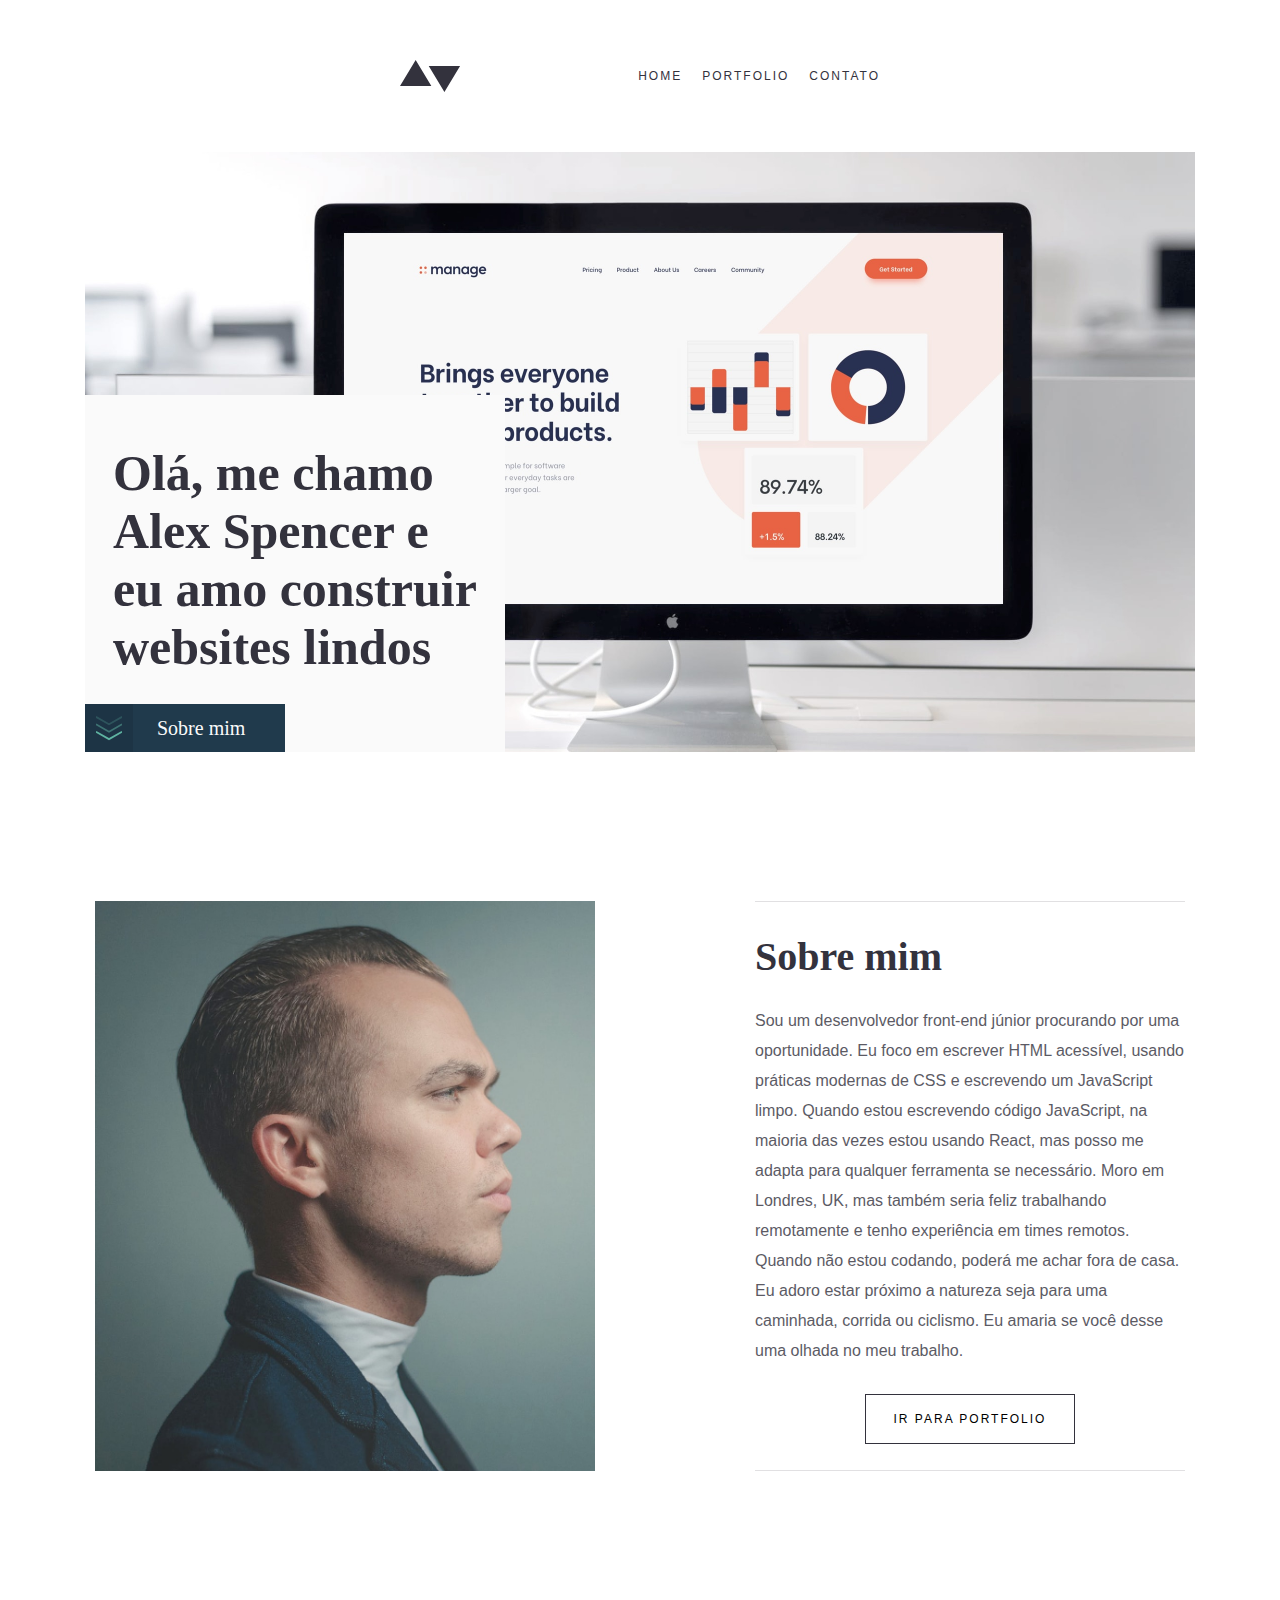
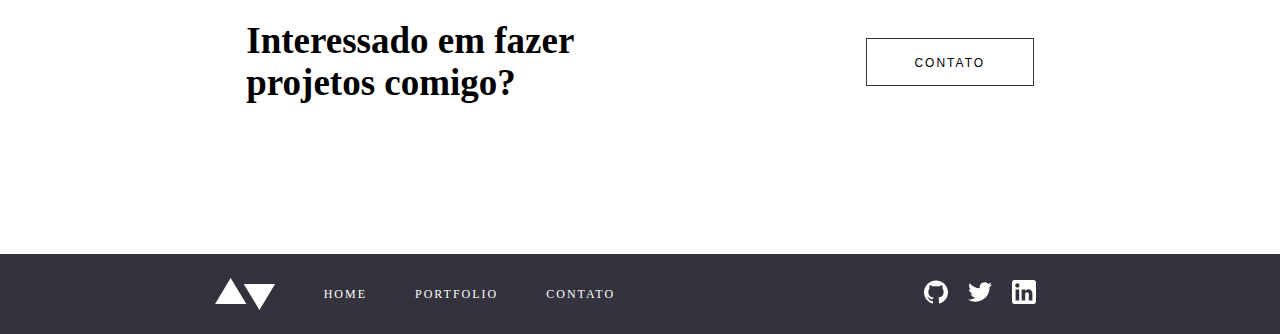
<file: pages/home/index.html>
<!DOCTYPE html>
<html lang="pt-br">

<head>
    <meta charset="UTF-8">
    <meta http-equiv="X-UA-Compatible" content="IE=edge">
    <meta name="viewport" content="width=device-width, initial-scale=1.0">
    <link rel="stylesheet" href="style.css">
    <link rel="stylesheet" href="/css/global.css">
    <title>Home</title>
</head>

<body>
    <header class="menu-superior">
        <img src="/assets/logo-dark.svg" alt="logo de dois triangulos pequenos e pretos">
        <nav class="navegation">
            <a href="/pages/home/index.html">HOME</a>
            <a href="/pages/portfolio/index.html">PORTFOLIO</a>
            <a href="">CONTATO</a>
        </nav>
    </header>
    <main>

        <div class="main-background">
            <img class="imagem-home" src="/assets/home/image-homepage-hero.jpg"
                alt="imagem com dados sobre construir bons produtos">
            <div class="box-home-image">
                <h1>Olá, me chamo Alex Spencer e eu amo construir websites lindos</h1>
                <div class="button-about">
                    <a class="button-about-link" href="#about-me">
                        <div class="button-about-imagem">
                            <img src="/assets/icons/down-arrows.svg"
                                alt="três flechas indicando e apontando para baixo">
                        </div>
                        <span>Sobre mim</span>
                    </a>
                </div>
            </div>
        </div>
    </main>

    <section class="about-me">
        <img src="/assets/home/image-homepage-profile.jpg" alt="foto de perfil de um homem">
        <div class="about-me-text">
            <span> Sobre mim</span>
            <p>Sou um desenvolvedor front-end júnior procurando por uma oportunidade. Eu foco em escrever HTML
                acessível, usando práticas modernas de CSS e escrevendo um JavaScript limpo. Quando estou escrevendo
                código JavaScript, na maioria das vezes estou usando React, mas posso me adapta para qualquer ferramenta
                se necessário. Moro em Londres, UK, mas também seria feliz trabalhando remotamente e tenho experiência
                em times remotos. Quando não estou codando, poderá me achar fora de casa. Eu adoro estar próximo a
                natureza seja para uma caminhada, corrida ou ciclismo. Eu amaria se você desse uma olhada no meu
                trabalho.</p>
            <a class="button" href="/pages/portfolio/index.html"> IR PARA PORTFOLIO</a>
        </div>
    </section>

    <section class="cta-contato">
        <span class="ctas"> Interessado em fazer projetos comigo?</span>
        <span class="button contato"> CONTATO</span>

    </section>

    <footer class="footer">
        <nav class="footer-navegation">
            <img src="/assets/logo-light.svg" alt="logo de dois triangulos pequenos e pretos">
            <a href="/pages/home/index.html">HOME</a>
            <a href="/pages/portfolio/index.html">PORTFOLIO</a>
            <a href="">CONTATO</a>
        </nav>
        <nav class="social-navegation">
            <a href=""><img src="/assets/icons/github-light.svg" alt=""></a>
            <a href=""><img src="/assets/icons/twitter-light.svg" alt=""></a>
            <a href=""><img src="/assets/icons/linkedin-light.svg" alt=""></a>
        </nav>
    </footer>

</body>

</html>
</file>
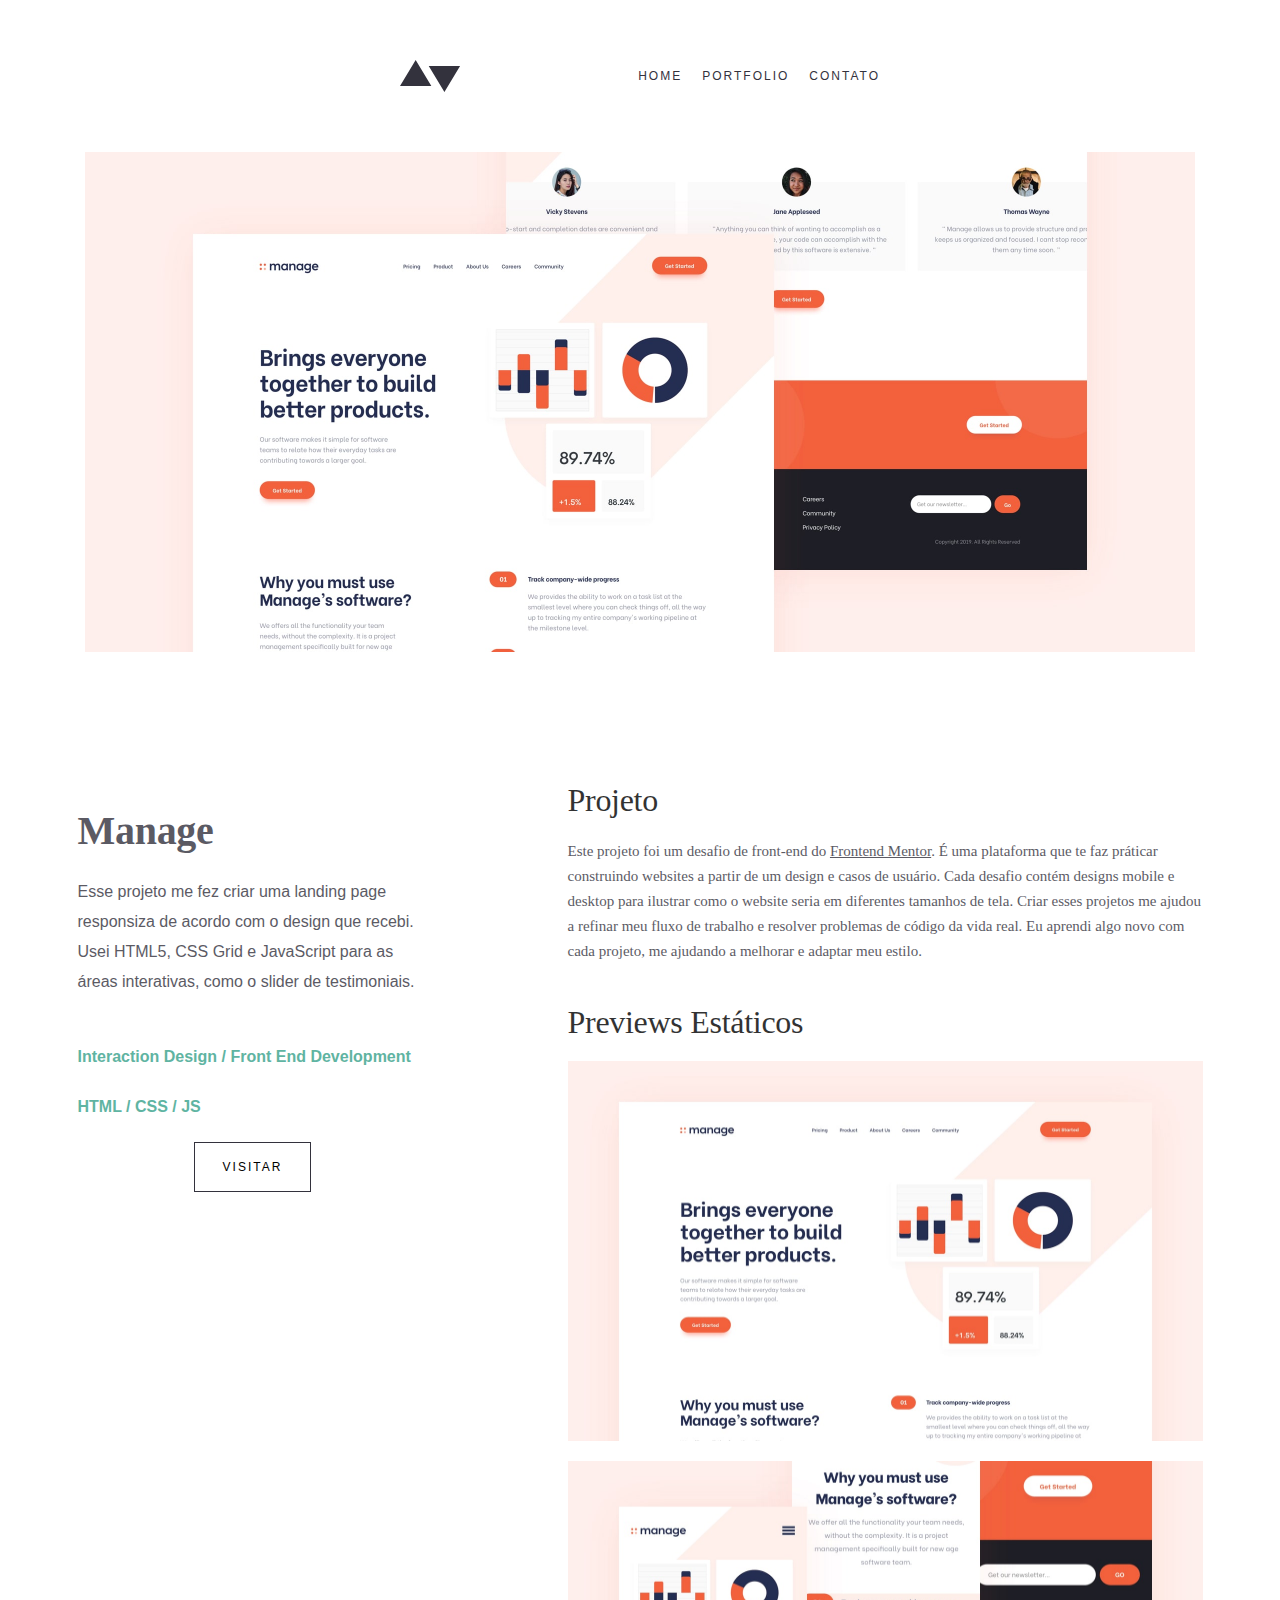
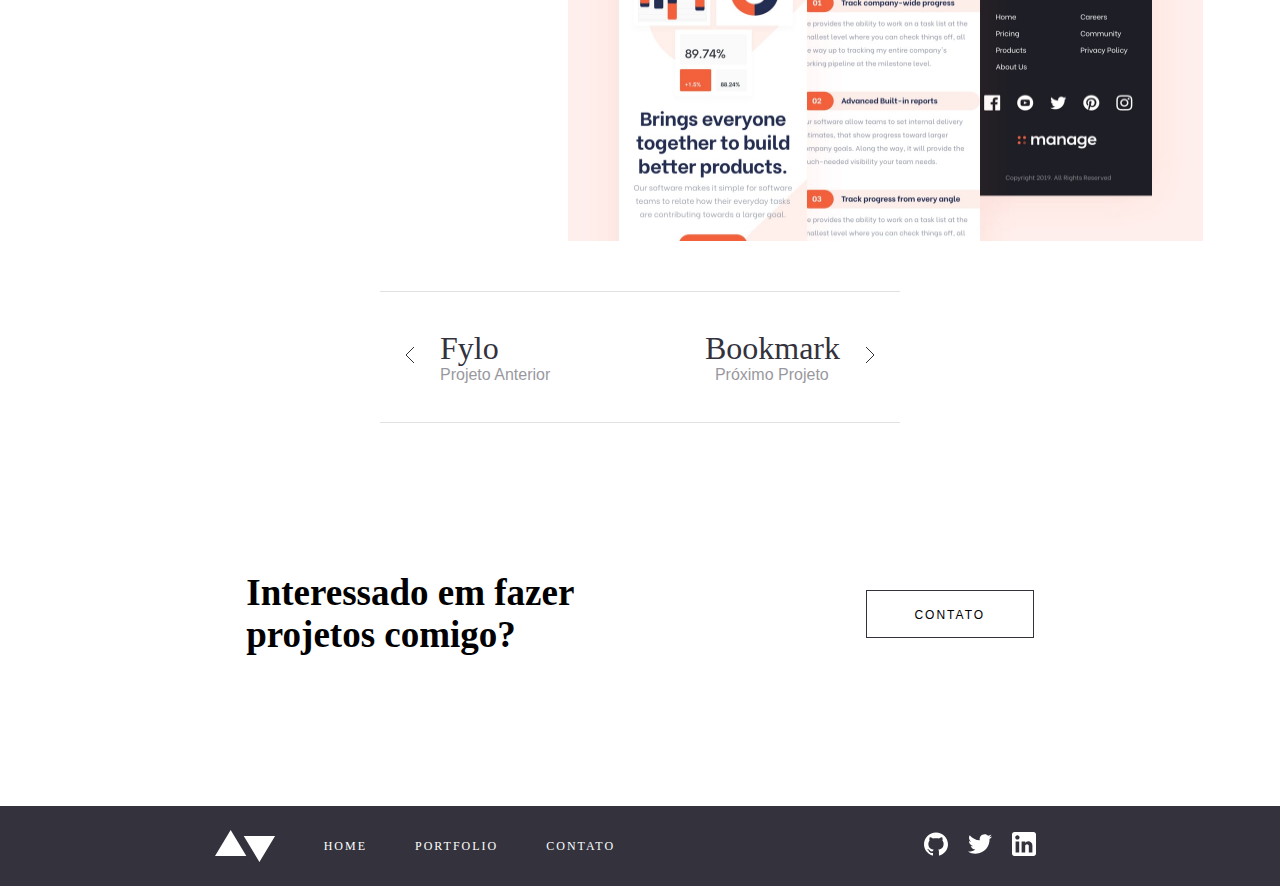
<file: pages/portfolio-01-manage/index.html>
<!DOCTYPE html>
<html lang="pt-br">

<head>
    <meta charset="UTF-8">
    <meta http-equiv="X-UA-Compatible" content="IE=edge">
    <meta name="viewport" content="width=device-width, initial-scale=1.0">
    <link rel="stylesheet" href="style.css">
    <link rel="stylesheet" href="/css/global.css">
    <title>Portfolio-01</title>
</head>

<body>
    <header class="menu-superior">
        <img src="/assets/logo-dark.svg" alt="logo de dois triangulos pequenos e pretos">
        <nav class="navegation">
            <a href="/pages/home/index.html">HOME</a>
            <a href="/pages/portfolio/index.html">PORTFOLIO</a>
            <a href="">CONTATO</a>
        </nav>
    </header>

    <main>
        <div class="main-img">
            <img src="/assets/portfolio/manage/image-manage-hero.jpg" alt="">
        </div>
    </main>

    <section>
        <div class="project-info">
            <div class="manage-column1">
                <h2>Manage</h2>
                <p>Esse projeto me fez criar uma landing page responsiza de acordo com o design que recebi. Usei HTML5,
                    CSS Grid e JavaScript para as áreas interativas, como o slider de testimoniais.</p>
                <div class="legend-column1">
                    <span class="padding-top">Interaction Design / Front End Development</span>
                    <span>HTML / CSS / JS</span>
                    <a class="button" href=""> VISITAR </a>
                </div>
            </div>
            <div class="manage-column2">
                <div class="column2-text">
                    <h2> Projeto</h2>
                    <p>Este projeto foi um desafio de front-end do <u>Frontend Mentor</u>. É uma plataforma que te faz
                        práticar
                        construindo websites a partir de um design e casos de usuário. Cada desafio contém designs
                        mobile e desktop para ilustrar como o website seria em diferentes tamanhos de tela. Criar esses
                        projetos me ajudou a refinar meu fluxo de trabalho e resolver problemas de código da vida real.
                        Eu aprendi algo novo com cada projeto, me ajudando a melhorar e adaptar meu estilo.</p>
                </div>
                <div class="column2-img">
                    <h2>Previews Estáticos</h2>
                    <img src="/assets/portfolio/manage/image-manage-preview-1.jpg"
                        alt="pequena previa da home do site manage">
                    <img src="/assets/portfolio/manage/image-manage-preview-2.jpg"
                        alt="pequenas previas de partes do site manage">
                </div>
            </div>
        </div>
    </section>

    <section>
        <div class="pass-img borderr">
            <div class="last-pass">
                <a href="/pages/portfolio-04-fylo/index.html">
                    <img src="/assets/icons/arrow-left.svg" alt="seta apontando para esquerda">
                </a>
                <div class="last-pass-text">
                    <h3>Fylo</h3>
                    <span>Projeto Anterior</span>
                </div>
            </div>
            <div class="next-pass">
                <div class="next-pass-text">
                    <h3>Bookmark</h3>
                    <span>Próximo Projeto</span>
                </div>
                <a href="/pages/portfolio-02-bookmark/index.html">
                    <img src="/assets/icons/arrow-right.svg" alt="seta apontando para direita">
                </a>
            </div>
        </div>
    </section>

    <section class="cta-contato">
        <span class="ctas"> Interessado em fazer projetos comigo?</span>
        <span class="button contato"> CONTATO</span>

    </section>

    <footer class="footer">
        <nav class="footer-navegation">
            <img src="/assets/logo-light.svg" alt="logo de dois triangulos pequenos e pretos">
            <a href="/pages/home/index.html">HOME</a>
            <a href="/pages/portfolio/index.html">PORTFOLIO</a>
            <a href="">CONTATO</a>
        </nav>
        <nav class="social-navegation">
            <a href=""><img src="/assets/icons/github-light.svg"
                    alt="icone pequeno de de um gatinho preto com fundo redondo branco"></a>
            <a href=""><img src="/assets/icons/twitter-light.svg" alt="icone pequeno de um pequeno passaro branco"></a>
            <a href=""><img src="/assets/icons/linkedin-light.svg" alt="icone pequeno com as letras i e n juntas"></a>
        </nav>
    </footer>

</body>

</html>
</file>
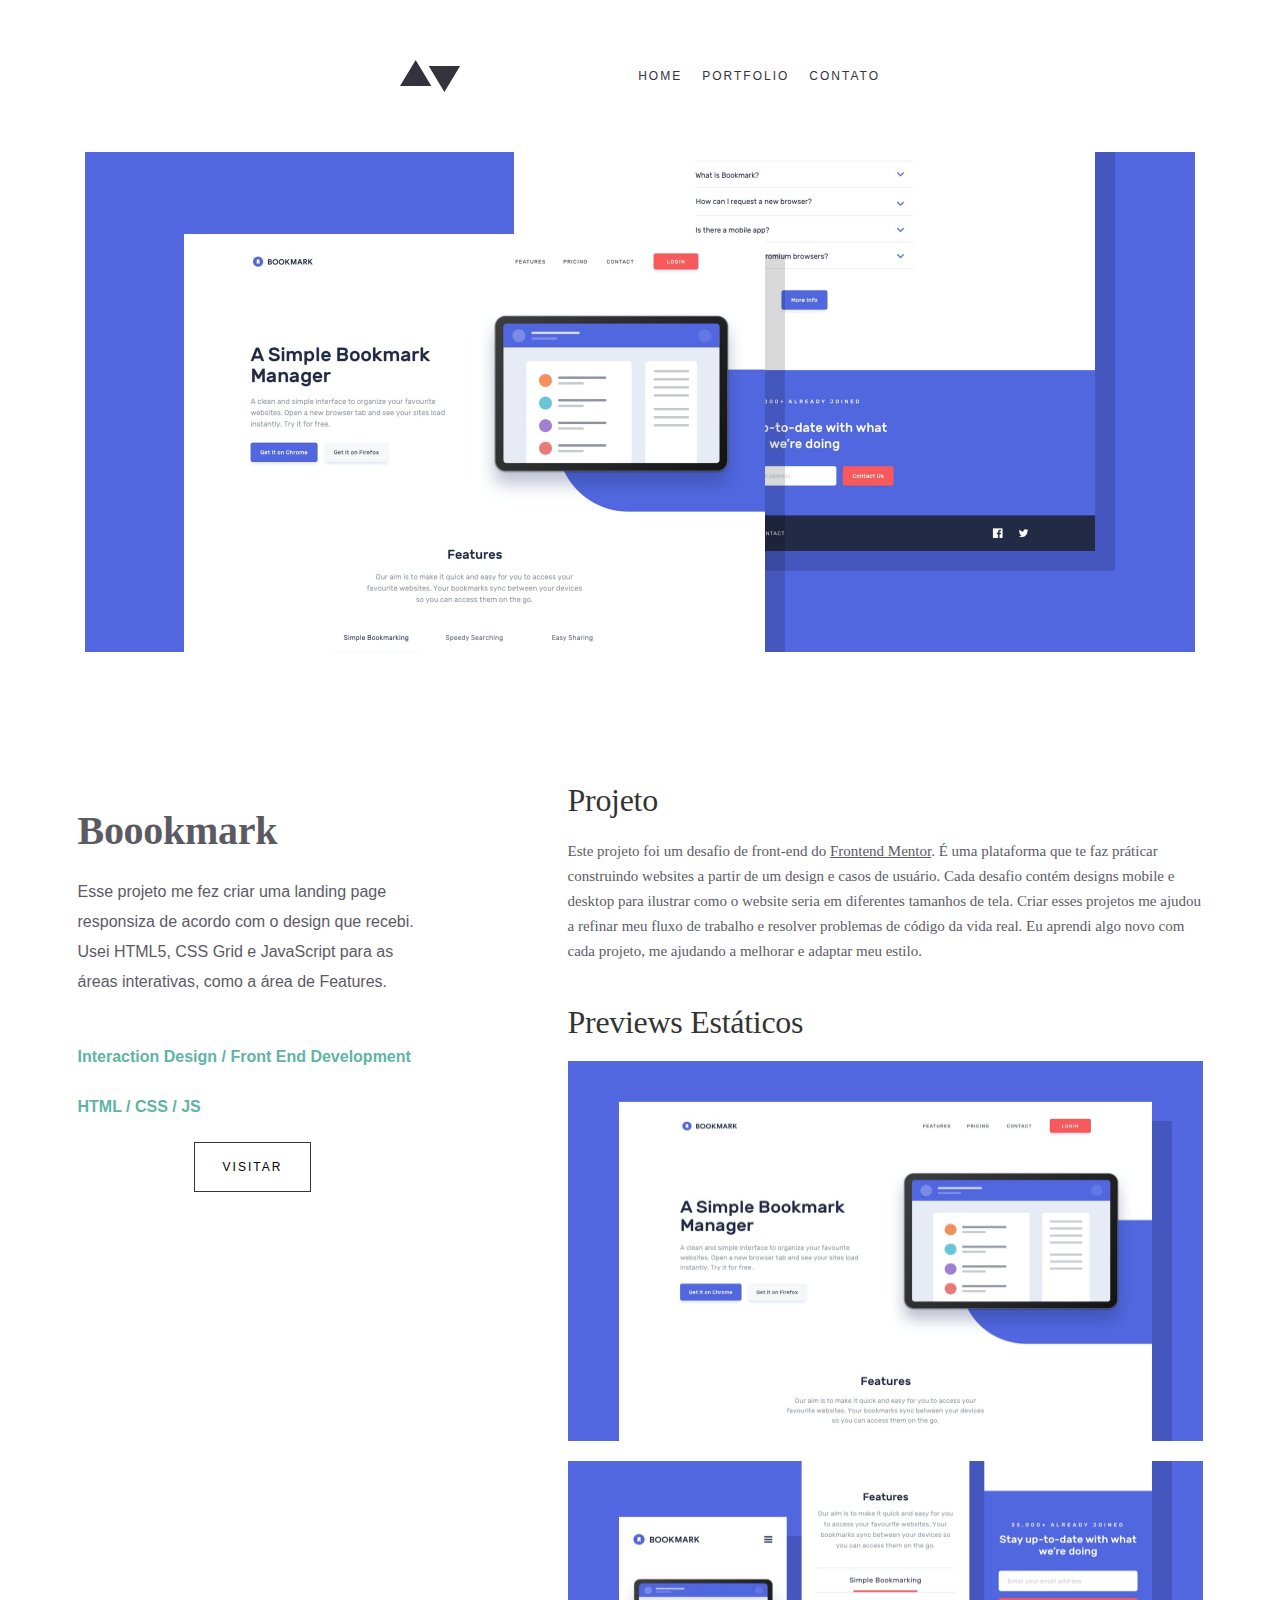
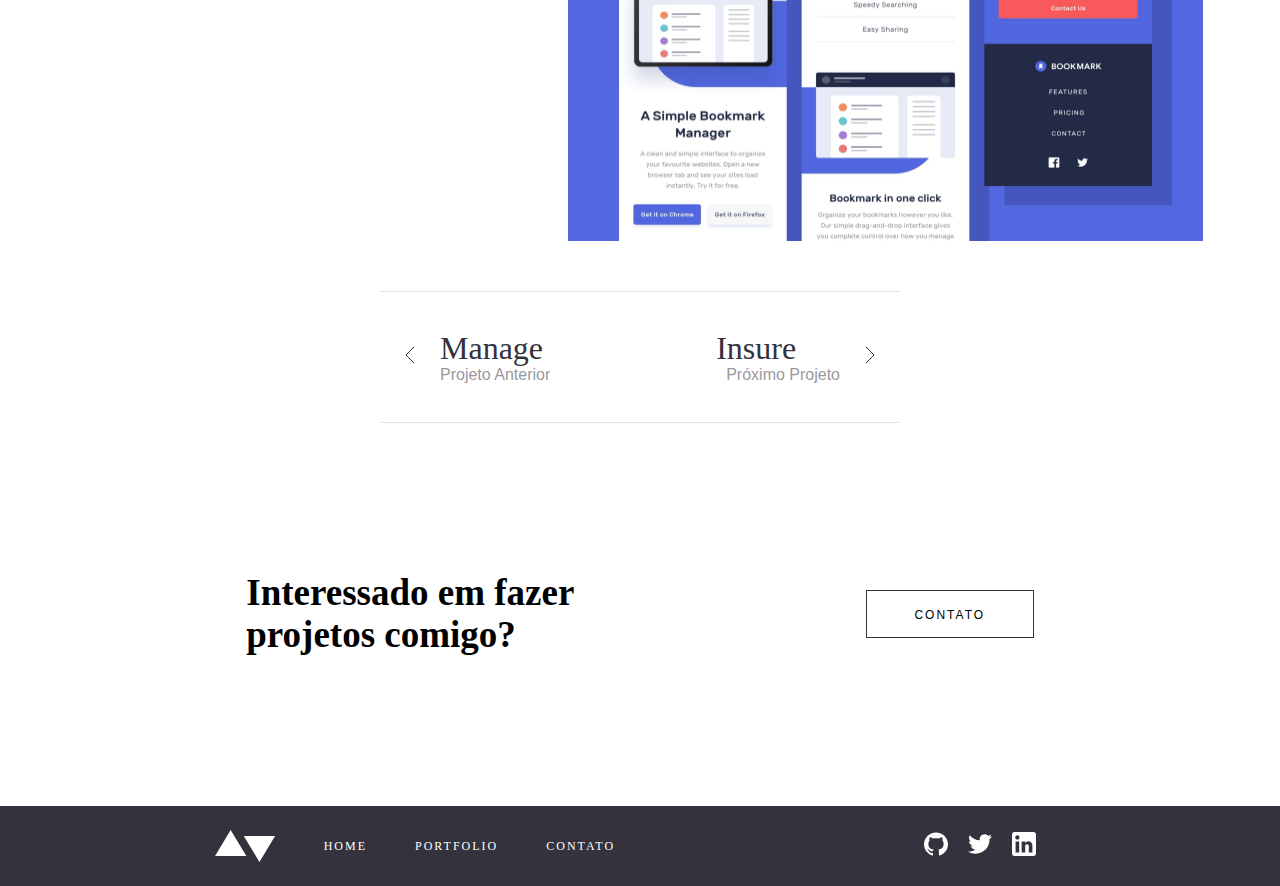
<file: pages/portfolio-02-bookmark/index.html>
<!DOCTYPE html>
<html lang="pt-br">

<head>
    <meta charset="UTF-8">
    <meta http-equiv="X-UA-Compatible" content="IE=edge">
    <meta name="viewport" content="width=device-width, initial-scale=1.0">
    <link rel="stylesheet" href="style.css">
    <link rel="stylesheet" href="/css/global.css">
    <title>Portfolio-02</title>
</head>

<body>
    <header class="menu-superior">
        <img src="/assets/logo-dark.svg" alt="logo de dois triangulos pequenos e pretos">
        <nav class="navegation">
            <a href="/pages/home/index.html">HOME</a>
            <a href="/pages/portfolio/index.html">PORTFOLIO</a>
            <a href="">CONTATO</a>
        </nav>
    </header>

    <main>
        <div class="main-img">
            <img src="/assets/portfolio/bookmark/image-bookmark-hero.jpg" alt="">
        </div>
    </main>

    <section>
        <div class="project-info">
            <div class="manage-column1">
                <h2>Boookmark</h2>
                <p>Esse projeto me fez criar uma landing page responsiza de acordo com o design que recebi. Usei HTML5,
                    CSS Grid e JavaScript para as áreas interativas, como a área de Features.</p>
                <div class="legend-column1">
                    <span class="padding-top">Interaction Design / Front End Development</span>
                    <span>HTML / CSS / JS</span>
                    <a class="button" href=""> VISITAR </a>
                </div>
            </div>
            <div class="manage-column2">
                <div class="column2-text">
                    <h2> Projeto</h2>
                    <p>Este projeto foi um desafio de front-end do <u>Frontend Mentor</u>. É uma plataforma que te faz
                        práticar
                        construindo websites a partir de um design e casos de usuário. Cada desafio contém designs
                        mobile e desktop para ilustrar como o website seria em diferentes tamanhos de tela. Criar esses
                        projetos me ajudou a refinar meu fluxo de trabalho e resolver problemas de código da vida real.
                        Eu aprendi algo novo com cada projeto, me ajudando a melhorar e adaptar meu estilo.</p>
                </div>
                <div class="column2-img">
                    <h2>Previews Estáticos</h2>
                    <img src="/assets/portfolio/bookmark/image-bookmark-preview-1.jpg"
                        alt="pequena previa da home do site bookmark">
                    <img src="/assets/portfolio/bookmark/image-bookmark-preview-2.jpg"
                        alt="pequenas previas de partes do site bookmark">
                </div>
            </div>
    </section>

    <section>
        <div class="pass-img borderr">
            <div class="last-pass">
                <a href="/pages/portfolio-01-manage/index.html">
                    <img src="/assets/icons/arrow-left.svg" alt="seta apontando para a esquerda">
                </a>
                <div class="last-pass-text">
                    <h3>Manage</h3>
                    <span>Projeto Anterior</span>
                </div>
            </div>
            <div class="next-pass">
                <div class="next-pass-text">
                    <h3>Insure</h3>
                    <span>Próximo Projeto</span>
                </div>
                <a href="/pages/portfolio-03-insure/index.html">
                    <img src="/assets/icons/arrow-right.svg" alt="seta apontando para a direita">
                </a>
            </div>
        </div>
    </section>

    <section class="cta-contato">
        <span class="ctas"> Interessado em fazer projetos comigo?</span>
        <span class="button contato"> CONTATO</span>

    </section>

    <footer class="footer">
        <nav class="footer-navegation">
            <img src="/assets/logo-light.svg" alt="logo de dois triangulos pequenos e pretos">
            <a href="/pages/home/index.html">HOME</a>
            <a href="/pages/portfolio/index.html">PORTFOLIO</a>
            <a href="">CONTATO</a>
        </nav>
        <nav class="social-navegation">
            <a href=""><img src="/assets/icons/github-light.svg"
                    alt="icone pequeno de de um gatinho preto com fundo redondo branco"></a>
            <a href=""><img src="/assets/icons/twitter-light.svg" alt="icone pequeno de um pequeno passaro branco"></a>
            <a href=""><img src="/assets/icons/linkedin-light.svg" alt="icone pequeno com as letras i e n juntas"></a>
        </nav>
    </footer>
</body>

</html>
</file>
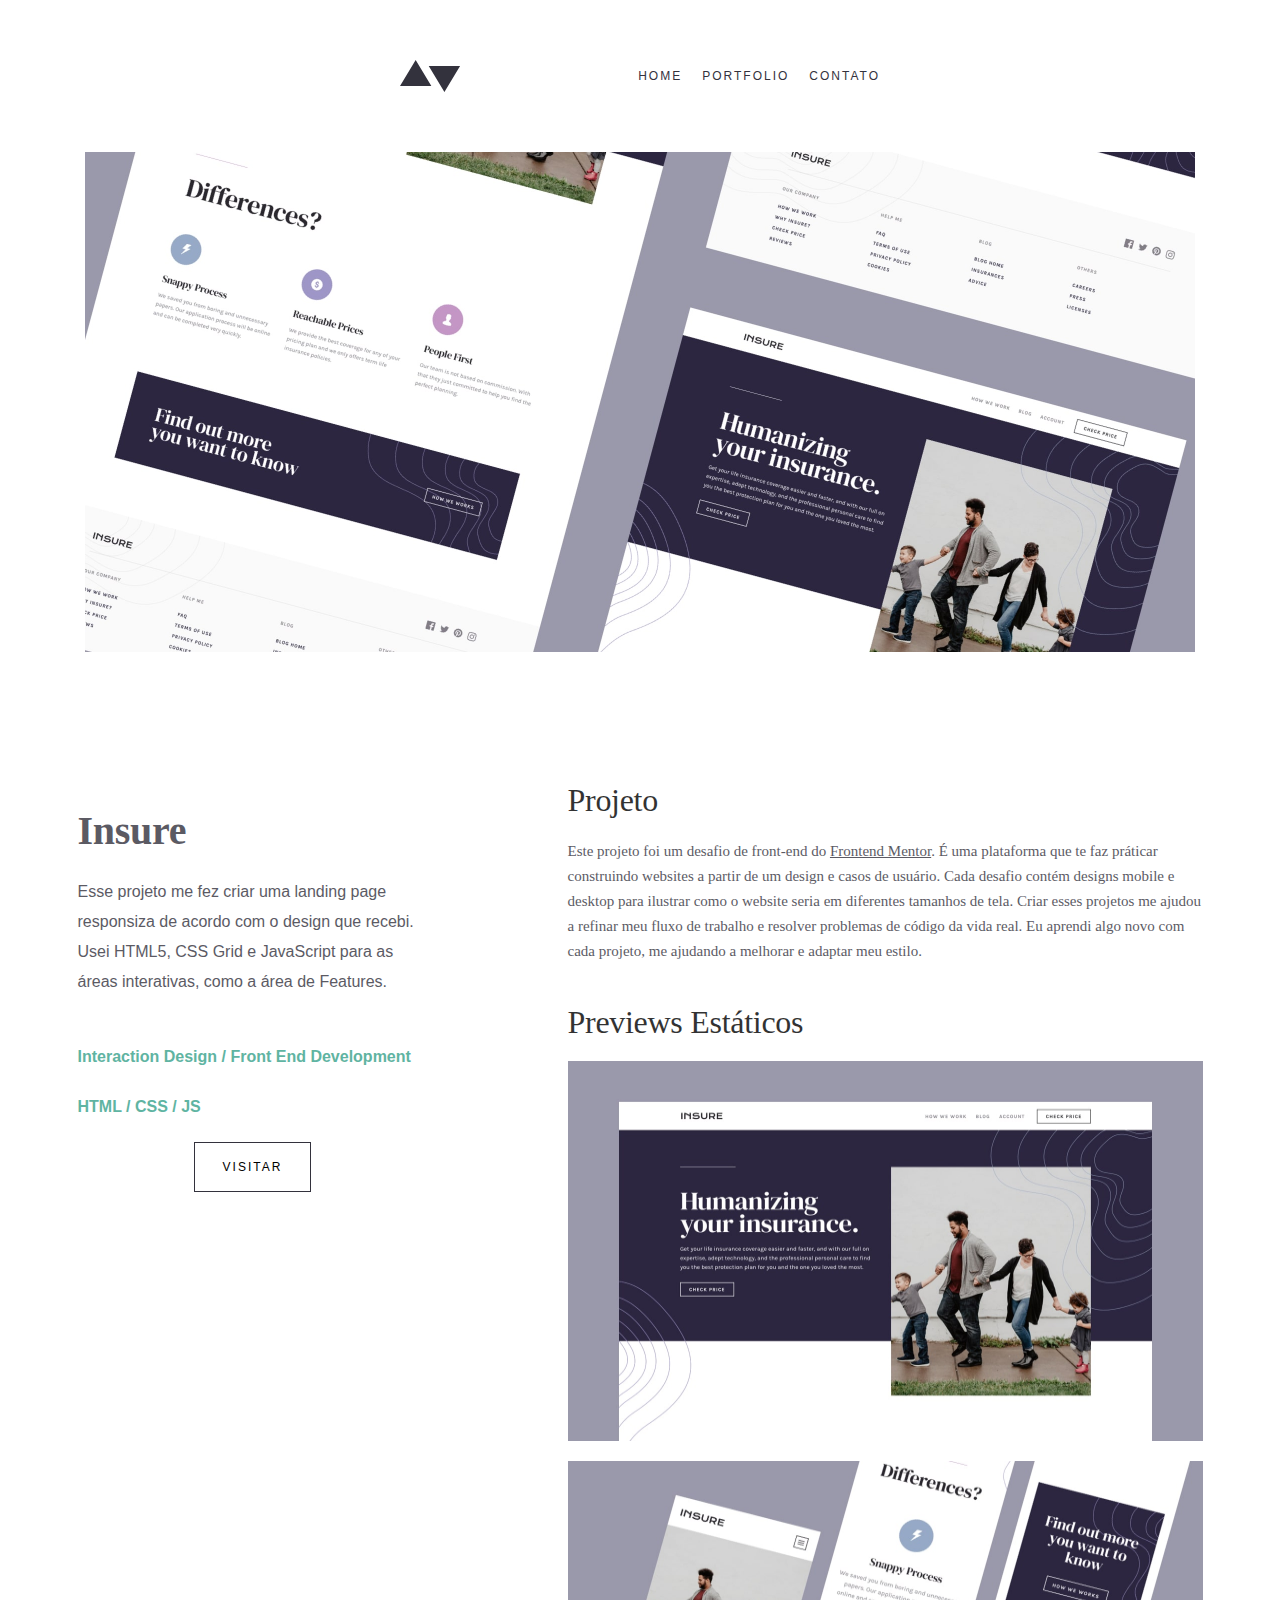
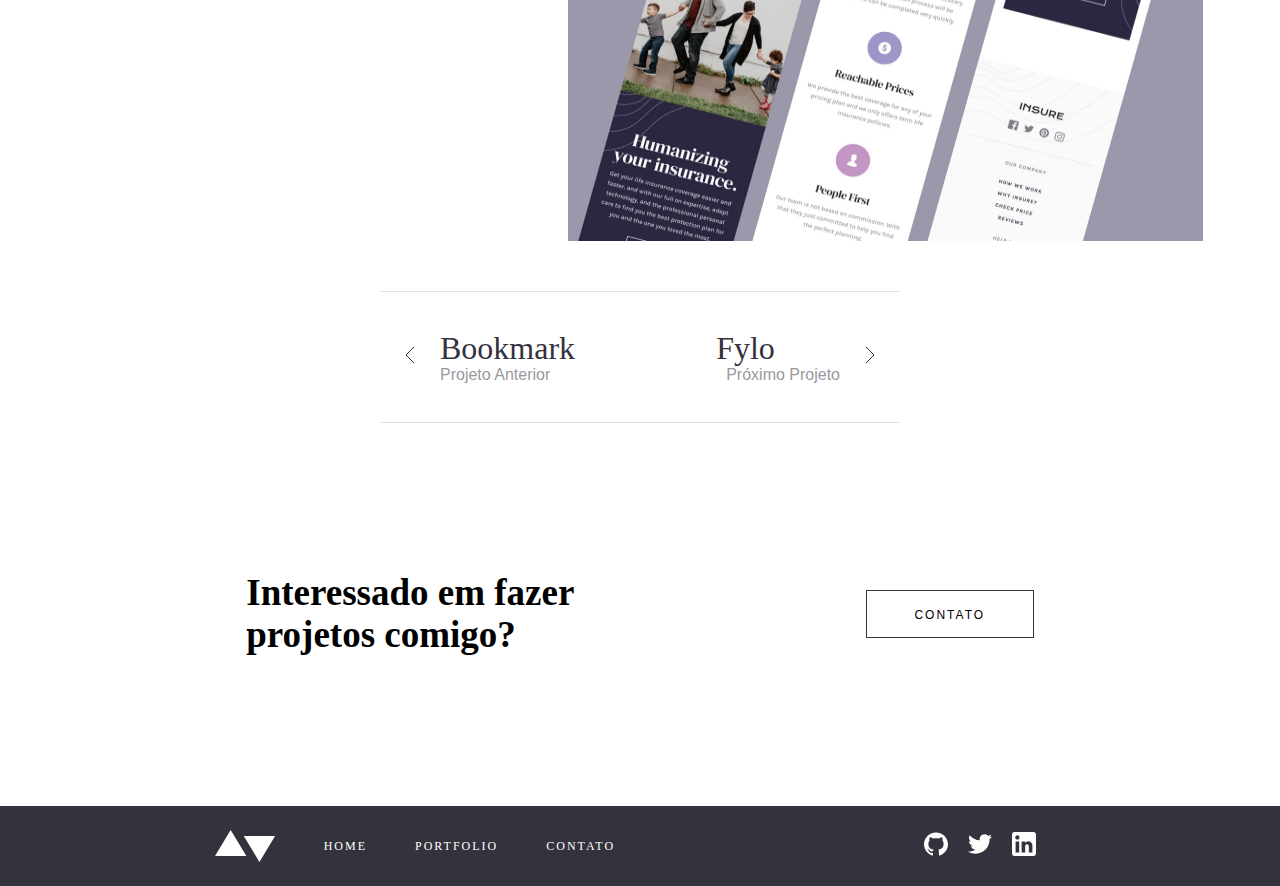
<file: pages/portfolio-03-insure/index.html>
<!DOCTYPE html>
<html lang="pt-br">

<head>
    <meta charset="UTF-8">
    <meta http-equiv="X-UA-Compatible" content="IE=edge">
    <meta name="viewport" content="width=device-width, initial-scale=1.0">
    <link rel="stylesheet" href="style.css">
    <link rel="stylesheet" href="/css/global.css">
    <title>Portfolio-03</title>
</head>

<body>
    <header class="menu-superior">
        <img src="/assets/logo-dark.svg" alt="logo de dois triangulos pequenos e pretos">
        <nav class="navegation">
            <a href="/pages/home/index.html">HOME</a>
            <a href="/pages/portfolio/index.html">PORTFOLIO</a>
            <a href="">CONTATO</a>
        </nav>
    </header>

    <main>
        <div class="main-img">
            <img src="/assets/portfolio/insure/image-insure-hero.jpg" alt="">
        </div>
    </main>

    <section>
        <div class="project-info">
            <div class="manage-column1">
                <h2>Insure</h2>
                <p>Esse projeto me fez criar uma landing page responsiza de acordo com o design que recebi. Usei HTML5,
                    CSS Grid e JavaScript para as áreas interativas, como a área de Features.</p>
                <div class="legend-column1">
                    <span class="padding-top">Interaction Design / Front End Development</span>
                    <span>HTML / CSS / JS</span>
                    <a class="button" href=""> VISITAR </a>
                </div>
            </div>
            <div class="manage-column2">
                <div class="column2-text">
                    <h2> Projeto</h2>
                    <p>Este projeto foi um desafio de front-end do <u>Frontend Mentor</u>. É uma plataforma que te faz
                        práticar
                        construindo websites a partir de um design e casos de usuário. Cada desafio contém designs
                        mobile e desktop para ilustrar como o website seria em diferentes tamanhos de tela. Criar esses
                        projetos me ajudou a refinar meu fluxo de trabalho e resolver problemas de código da vida real.
                        Eu aprendi algo novo com cada projeto, me ajudando a melhorar e adaptar meu estilo.</p>
                </div>
                <div class="column2-img">
                    <h2>Previews Estáticos</h2>
                    <img src="/assets/portfolio/insure/image-insure-preview-1.jpg"
                        alt="pequena previa da home do site insure">
                    <img src="/assets/portfolio/insure/image-insure-preview-2.jpg"
                        alt="pequenas previas de partes do site insure">
                </div>
            </div>
    </section>

    <section>
        <div class="pass-img borderr">
            <div class="last-pass">
                <a href="/pages/portfolio-02-bookmark/index.html">
                    <img src="/assets/icons/arrow-left.svg" alt="seta apontando para esquerda">
                </a>
                <div class="last-pass-text">
                    <h3>Bookmark</h3>
                    <span>Projeto Anterior</span>
                </div>
            </div>
            <div class="next-pass">
                <div class="next-pass-text">
                    <h3>Fylo</h3>
                    <span>Próximo Projeto</span>
                </div>
                <a href="/pages/portfolio-04-fylo/">
                    <img src="/assets/icons/arrow-right.svg" alt="seta apontando0 para a direita">
                </a>
            </div>
        </div>
    </section>

    <section class="cta-contato">
        <span class="ctas"> Interessado em fazer projetos comigo?</span>
        <span class="button contato"> CONTATO</span>

    </section>

    <footer class="footer">
        <nav class="footer-navegation">
            <img src="/assets/logo-light.svg" alt="logo de dois triangulos pequenos e pretos">
            <a href="/pages/home/index.html">HOME</a>
            <a href="/pages/portfolio/index.html">PORTFOLIO</a>
            <a href="">CONTATO</a>
        </nav>
        <nav class="social-navegation">
            <a href=""><img src="/assets/icons/github-light.svg"
                    alt="icone pequeno de de um gatinho preto com fundo redondo branco"></a>
            <a href=""><img src="/assets/icons/twitter-light.svg" alt="icone pequeno de um pequeno passaro branco"></a>
            <a href=""><img src="/assets/icons/linkedin-light.svg" alt="icone pequeno com as letras i e n juntas"></a>
        </nav>
    </footer>
</body>

</html>
</file>
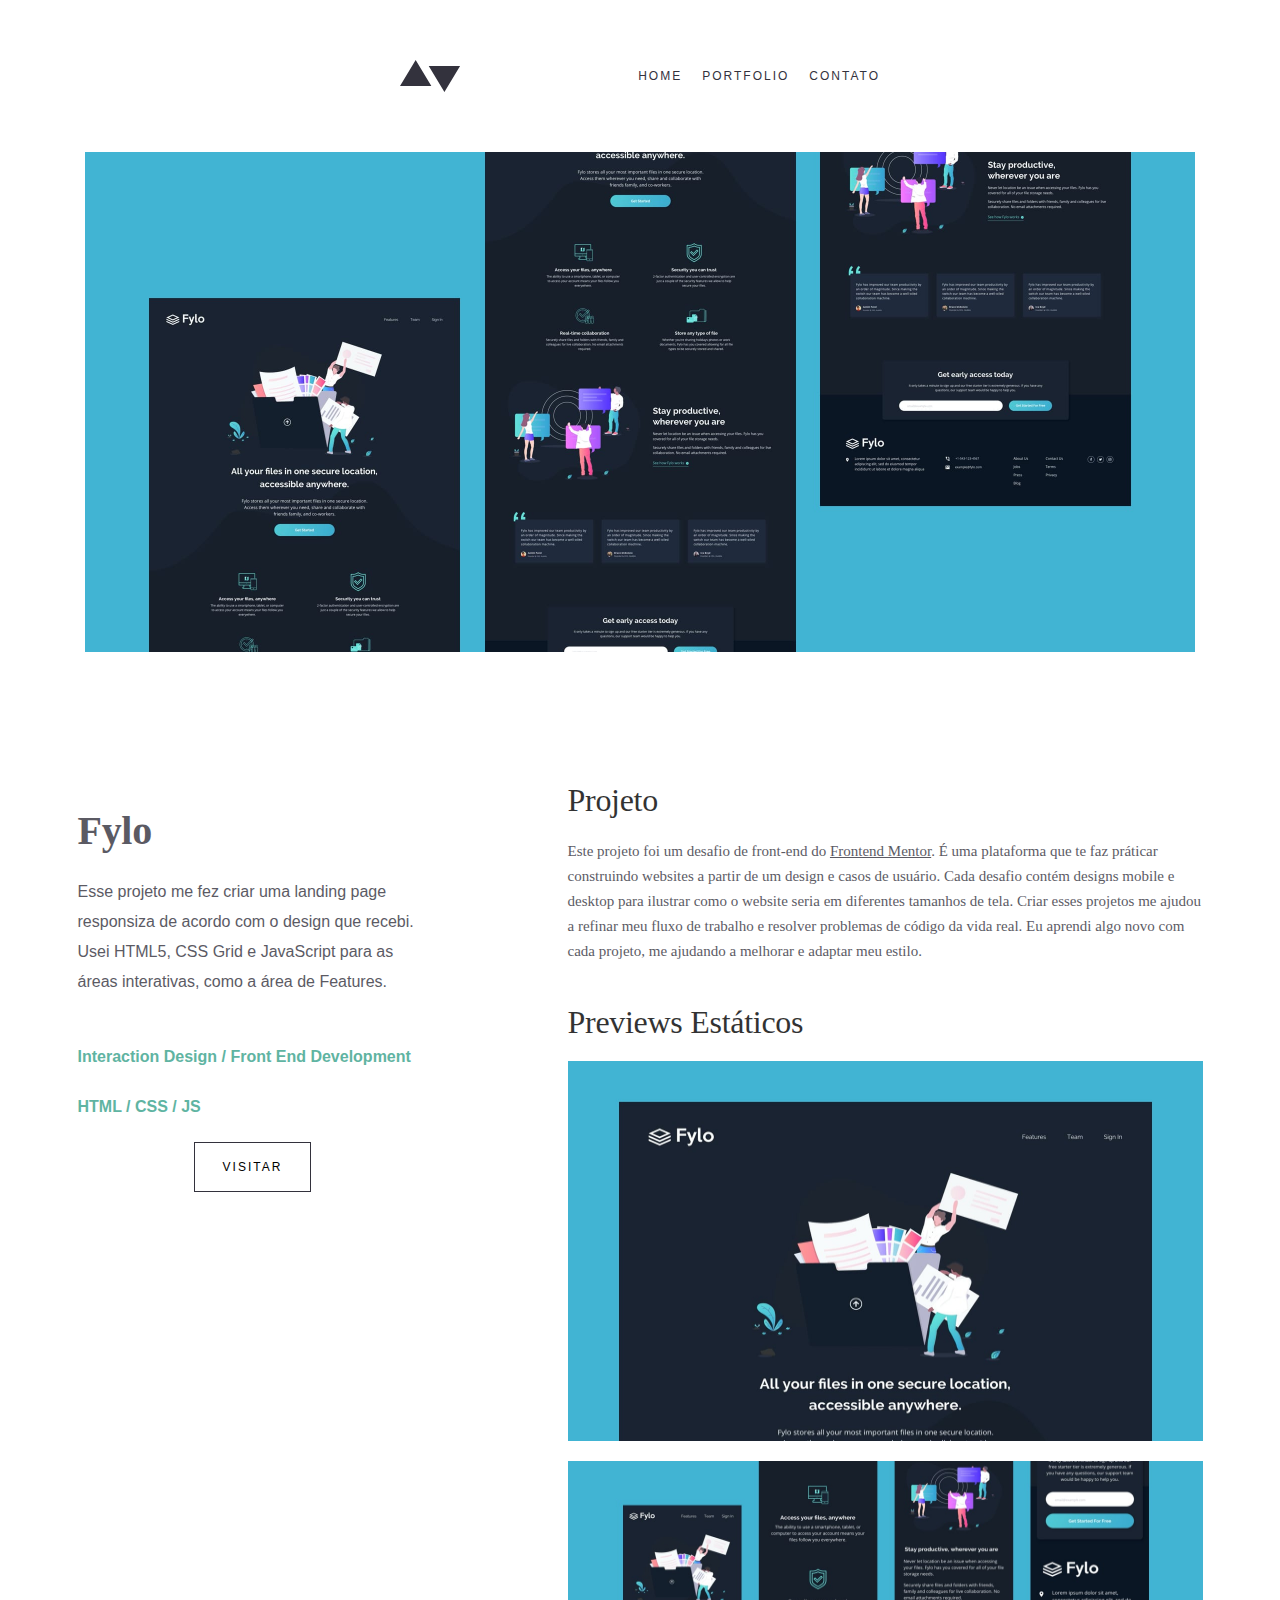
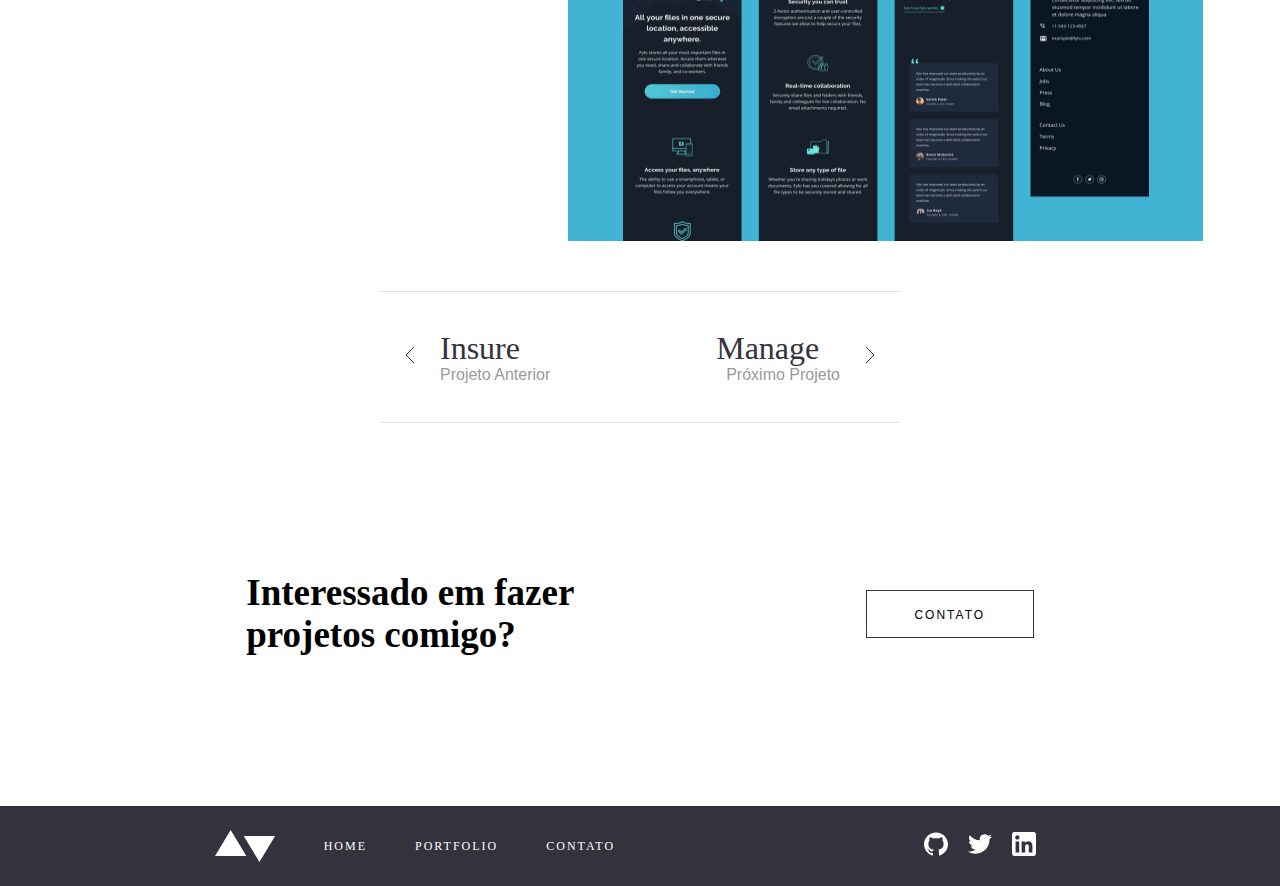
<file: pages/portfolio-04-fylo/index.html>
<!DOCTYPE html>
<html lang="pt-br">

<head>
    <meta charset="UTF-8">
    <meta http-equiv="X-UA-Compatible" content="IE=edge">
    <meta name="viewport" content="width=device-width, initial-scale=1.0">
    <link rel="stylesheet" href="style.css">
    <link rel="stylesheet" href="/css/global.css">
    <title>Portfolio-04</title>
</head>

<body>
    <header class="menu-superior">
        <img src="/assets/logo-dark.svg" alt="logo de dois triangulos pequenos e pretos">
        <nav class="navegation">
            <a href="/pages/home/index.html">HOME</a>
            <a href="/pages/portfolio/index.html">PORTFOLIO</a>
            <a href="">CONTATO</a>
        </nav>
    </header>

    <main>
        <div class="main-img">
            <img src="/assets/portfolio/fylo/image-fylo-hero.jpg" alt="">
        </div>
    </main>

    <section>
        <div class="project-info">
            <div class="manage-column1">
                <h2>Fylo</h2>
                <p>Esse projeto me fez criar uma landing page responsiza de acordo com o design que recebi. Usei HTML5,
                    CSS Grid e JavaScript para as áreas interativas, como a área de Features.</p>
                <div class="legend-column1">
                    <span class="padding-top">Interaction Design / Front End Development</span>
                    <span>HTML / CSS / JS</span>
                    <a class="button" href=""> VISITAR </a>
                </div>
            </div>
            <div class="manage-column2">
                <div class="column2-text">
                    <h2> Projeto</h2>
                    <p>Este projeto foi um desafio de front-end do <u>Frontend Mentor</u>. É uma plataforma que te faz
                        práticar
                        construindo websites a partir de um design e casos de usuário. Cada desafio contém designs
                        mobile e desktop para ilustrar como o website seria em diferentes tamanhos de tela. Criar esses
                        projetos me ajudou a refinar meu fluxo de trabalho e resolver problemas de código da vida real.
                        Eu aprendi algo novo com cada projeto, me ajudando a melhorar e adaptar meu estilo.</p>
                </div>
                <div class="column2-img">
                    <h2>Previews Estáticos</h2>
                    <img src="/assets/portfolio/fylo/image-fylo-preview-1.jpg"
                        alt="pequena demostração da home do site fylo">
                    <img src="/assets/portfolio/fylo/image-fylo-preview-2.jpg"
                        alt="pequenas imagens com partes do site fylo">
                </div>
            </div>
    </section>

    <section>
        <div class="pass-img borderr">
            <div class="last-pass">
                <a href="/pages/portfolio-03-insure/index.html">
                    <img src="/assets/icons/arrow-left.svg" alt="seta apontando para a esquerda">
                </a>
                <div class="last-pass-text">
                    <h3>Insure</h3>
                    <span>Projeto Anterior</span>
                </div>
            </div>
            <div class="next-pass">
                <div class="next-pass-text">
                    <h3>Manage</h3>
                    <span>Próximo Projeto</span>
                </div>
                <a href="/pages/portfolio-01-manage/index.html">
                    <img src="/assets/icons/arrow-right.svg" alt="seta apontando para a direita">
                </a>
            </div>
        </div>
    </section>

    <section class="cta-contato">
        <span class="ctas"> Interessado em fazer projetos comigo?</span>
        <span class="button contato"> CONTATO</span>

    </section>

    <footer class="footer">
        <nav class="footer-navegation">
            <img src="/assets/logo-light.svg" alt="logo de dois triangulos pequenos e pretos">
            <a href="/pages/home/index.html">HOME</a>
            <a href="/pages/portfolio/index.html">PORTFOLIO</a>
            <a href="">CONTATO</a>
        </nav>
        <nav class="social-navegation">
            <a href=""><img src="/assets/icons/github-light.svg"
                    alt="icone pequeno de de um gatinho preto com fundo redondo branco"></a>
            <a href=""><img src="/assets/icons/twitter-light.svg" alt="icone pequeno de um pequeno passaro branco"></a>
            <a href=""><img src="/assets/icons/linkedin-light.svg" alt="icone pequeno com as letras i e n juntas"></a>
        </nav>
    </footer>
</body>

</html>
</file>
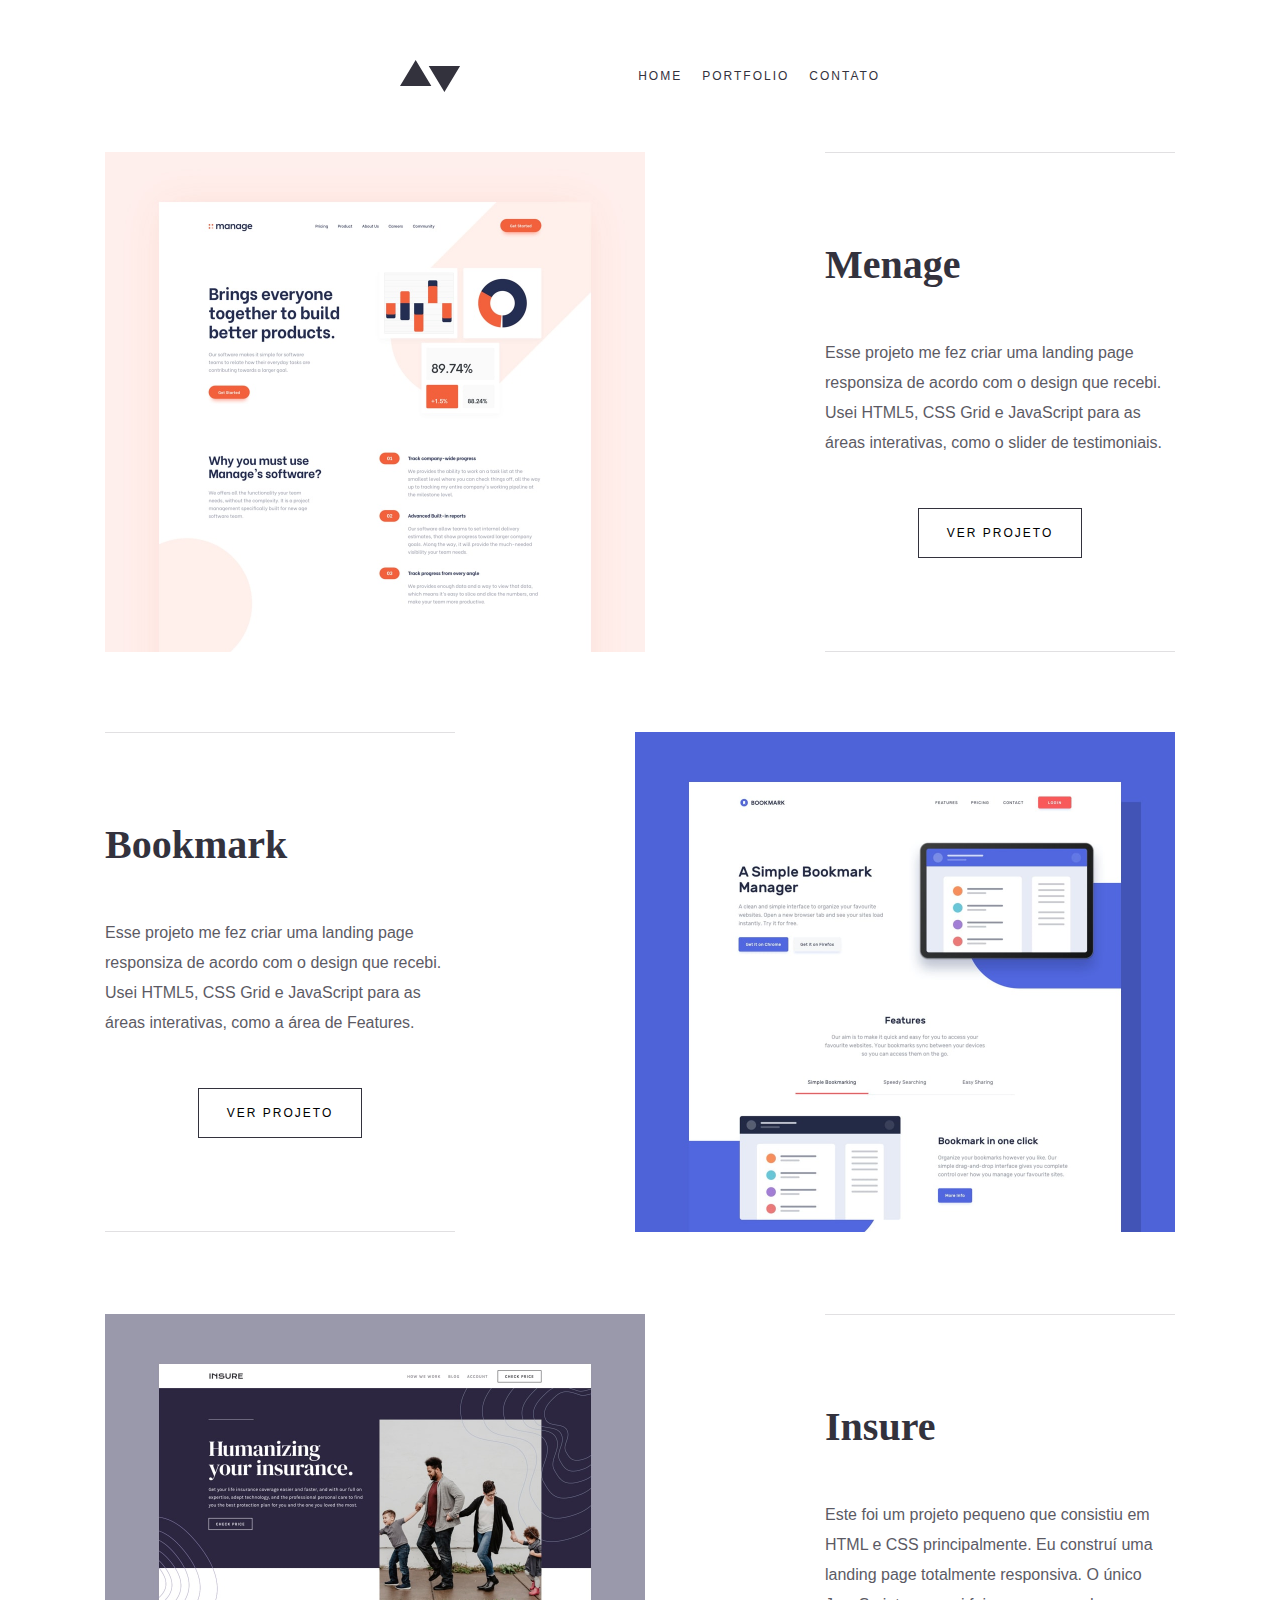
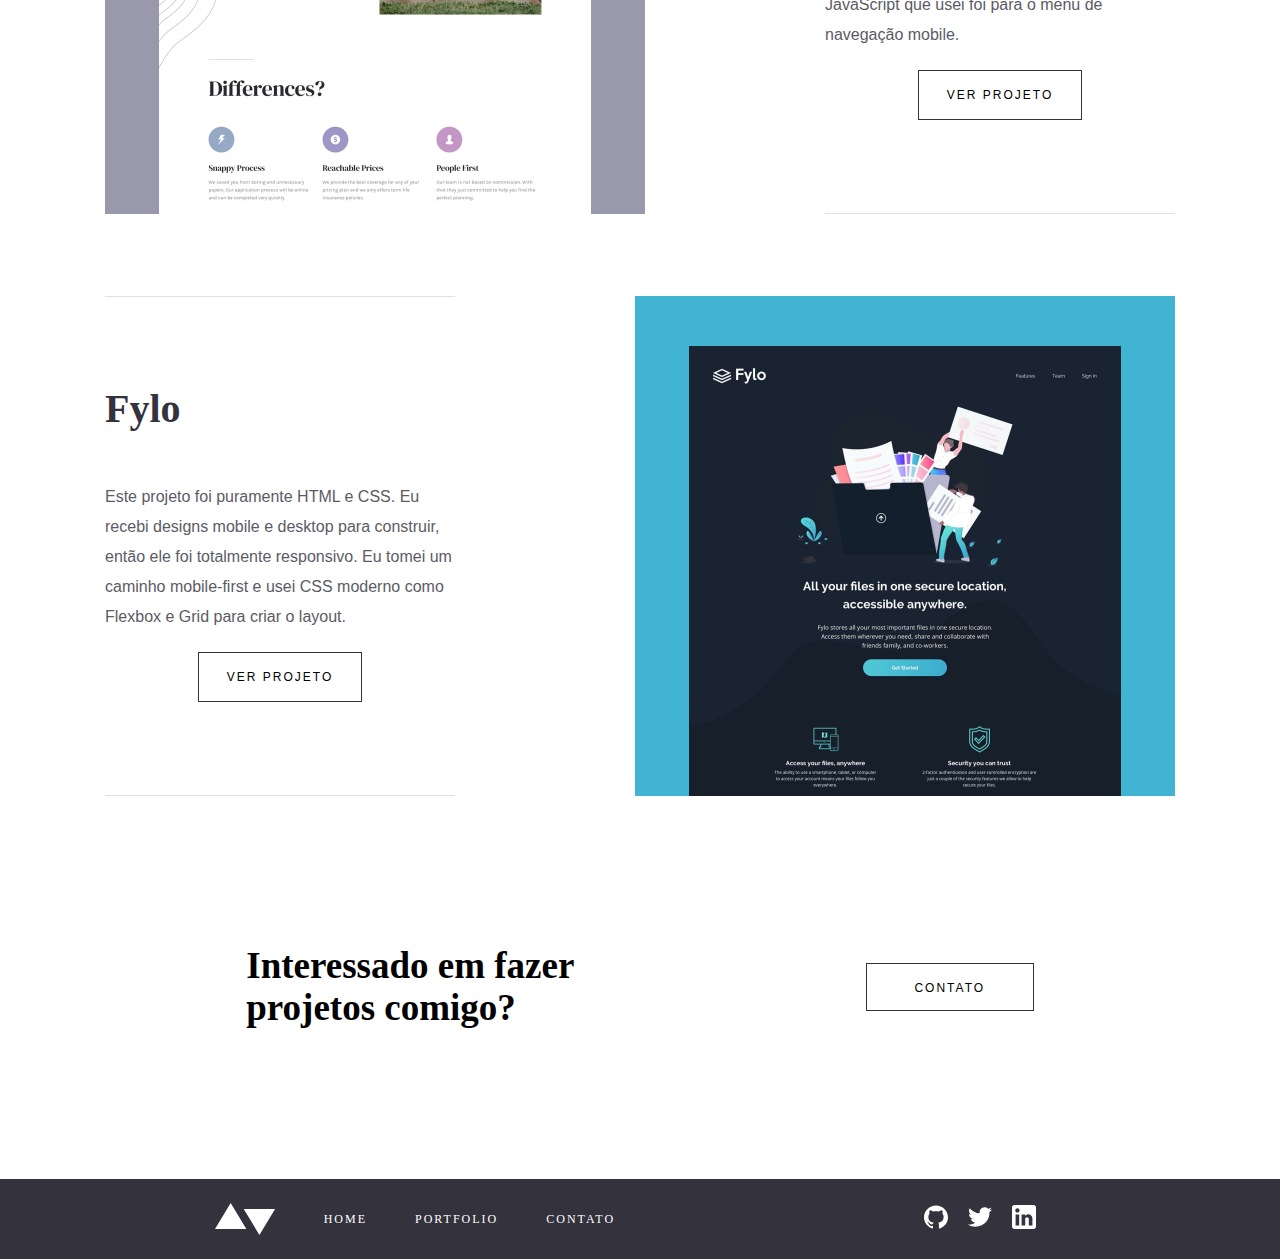
<file: pages/portfolio/index.html>
<!DOCTYPE html>
<html lang="pt-br">

<head>
    <meta charset="UTF-8">
    <meta http-equiv="X-UA-Compatible" content="IE=edge">
    <meta name="viewport" content="width=device-width, initial-scale=1.0">
    <link rel="stylesheet" href="/pages/portfolio/style.css">
    <link rel="stylesheet" href="/css/global.css">
    <title>Porfolio</title>
</head>

<body>

    <header class="menu-superior">
        <img src="/assets/logo-dark.svg" alt="logo de dois triangulos pequenos e pretos">
        <nav class="navegation">
            <a href="/pages/home/index.html">HOME</a>
            <a href="/pages/portfolio/index.html">PORTFOLIO</a>
            <a href="">CONTATO</a>
        </nav>
    </header>

    <main>
        <div class="container menage">
            <img src="/assets/portfolio/manage/image-portfolio-manage.jpg"
                alt="imagem do site manage que ajuda contruir os melhores produtos">
            <div class="text-portifolios borderr">
                <div class="informacao-text">
                    <span> Menage</span>
                    <p>Esse projeto me fez criar uma landing page responsiza de acordo com o design que recebi. Usei
                        HTML5,
                        CSS Grid e JavaScript para as áreas interativas, como o slider de testimoniais.</p>
                    <a class="button" href="/pages/portfolio-01-manage/index.html"> VER PROJETO </a>
                </div>
            </div>

        </div>
    </main>

    <section>
        <div class="container bookmark">
            <img src="/assets/portfolio/bookmark/image-portfolio-bookmark.jpg"
                alt="imagem do site que adiministra seus bookmark">
            <div class="text-portifolios borderr">
                <div class="informacao-text">
                    <span>Bookmark</span>
                    <p>Esse projeto me fez criar uma landing page responsiza de acordo com o design que recebi. Usei
                        HTML5, CSS Grid e JavaScript para as áreas interativas, como a área de Features.</p>
                    <a class="button" href="/pages/portfolio-02-bookmark/index.html"> VER PROJETO </a>
                </div>
            </div>
        </div>
    </section>

    <section>
        <div class="container insure">
            <img src="/assets/portfolio/insure/image-portfolio-insure.jpg"
                alt="imagem do site Insure que trata sobre insegurança">
            <div class="text-portifolios borderr">
                <div class="informacao-text">
                    <span>Insure</span>
                    <p>Este foi um projeto pequeno que consistiu em HTML e CSS principalmente. Eu construí uma landing
                        page totalmente responsiva. O único JavaScript que usei foi para o menu de navegação mobile.</p>
                    <a class="button" href="/pages/portfolio-03-insure/index.html"> VER PROJETO </a>
                </div>
            </div>
        </div>
    </section>

    <section class="fylo">
        <div class="container fylo">
            <img src="/assets/portfolio/fylo/image-portfolio-fylo.jpg"
                alt="imagem do site fylo que guarda seus arquivos de forma segura">
            <div class="text-portifolios borderr">
                <div class="informacao-text">
                    <span>Fylo</span>
                    <p>Este projeto foi puramente HTML e CSS. Eu recebi designs mobile e desktop para construir, então
                        ele foi totalmente responsivo. Eu tomei um caminho mobile-first e usei CSS moderno como Flexbox
                        e Grid para criar o layout.</p>
                    <a class="button" href="/pages/portfolio-04-fylo/index.html"> VER PROJETO </a>
                </div>
            </div>
        </div>
    </section>

    <section class="cta-contato">
        <span class="ctas"> Interessado em fazer projetos comigo?</span>
        <span class="button contato"> CONTATO</span>

    </section>

    <footer class="footer">
        <nav class="footer-navegation">
            <img src="/assets/logo-light.svg" alt="logo de dois triangulos pequenos e pretos">
            <a href="/pages/home/index.html">HOME</a>
            <a href="/pages/portfolio/index.html">PORTFOLIO</a>
            <a href="">CONTATO</a>
        </nav>
        <nav class="social-navegation">
            <a href=""><img src="/assets/icons/github-light.svg"
                    alt="icone pequeno de de um gatinho preto com fundo redondo branco"></a>
            <a href=""><img src="/assets/icons/twitter-light.svg" alt="icone pequeno de um pequeno passaro branco"></a>
            <a href=""><img src="/assets/icons/linkedin-light.svg" alt="icone pequeno com as letras i e n juntas"></a>
        </nav>
    </footer>

</body>

</html>
</file>
<file: pages/home/style.css>
main {
    display: flex;
    justify-content: center;
    align-items: end;
    padding: 0px 165px;

}

.main-background {
    position: relative;
    height: 600px;
}

.imagem-home {
    align-items: center;
    width: 1110px;
    height: 600px;
}

.box-home-image {
    background-color: var(--color-secundary-one);
    display: flex;
    flex-direction: column;
    justify-content: end;
    position: absolute;
    bottom: 0px;
    width: 420px;
    height: 357px;
}



.box-home-image h1 {
    font-family: var(--font-family-heads);
    font-size: 50px;
    position: center;
    max-width: 445px;
    color: var(--color-primary-thre);
    padding: 28px 28px;
    left: 0;

}

.button-about {
    background-color: var(--color-primary-two);
    height: 48px;
    width: 200px;
}

.button-about-link {
    display: flex;
    align-items: center;
}

.button-about-imagem {
    display: flex;
    align-items: center;
    justify-content: center;
    margin-right: 24px;
    background-color: var(--color-primary-thre);
    background-color: #1d3445;
    height: 48px;
    width: 48px;
}

.button-about-imagem img {
    height: 26px;
    width: 26px;
}


.button-about a span {
    font-size: 20px;
    color: var(--color-secundary-one);

}

.button-about a {
    text-decoration: none;
}


.button-about:hover {
    background-color: var(--color-primary-one);
    color: white;
}

.button-about:hover .button-about-imagem {
    background-color: #56a292;
}

.button-about:hover .button-about-imagem img {
    filter: grayscale(100%) brightness(1000%);
}

.about-me img {
    width: 500px;
    height: 570px;
}

.about-me {
    display: flex;
    justify-content: center;
    gap: 160px;
    margin: 149px auto;
}

.about-me span {
    font-family: var(--font-family-heads);
    line-height: 42px;
    font-weight: 700;
    font-size: 40px;
    margin-top: 34px;
    color: var(--color-primary-thre);
}

.about-me p {
    font-family: var(--font-family-bodys);
    font-size: 16px;
    line-height: 30PX;
    font-weight: 400;
    font-style: normal;
    opacity: 80%;
    color: var(--color-primary-thre);
    max-width: 430px;
    max-height: 360px;
}


.contato {
    height: 48px;
    width: 168px;
    text-align: center;
    letter-spacing: 2px;
}

.button:hover {
    background-color: var(--color-primary-thre);
    color: #FFFFFF;
}

.about-me-text {
    display: flex;
    flex-direction: column;
    gap: 28px;
    border-top: solid 1px rgba(51, 50, 61, 0.15);
    border-bottom: solid 1px rgba(51, 50, 61, 0.15);
}



.social-navegation {
    display: flex;
    flex-direction: row;
    gap: 10px;
    align-items: center;
    justify-content: center;
}

.social-navegation img {
    width: 24px;
    height: 24px;
}

.social-navegation {
    gap: 20px
}
</file>
<file: css/global.css>
:root {
    --color-primary-one: rgb(95, 180, 162);
    --color-primary-two: rgb(32, 58, 76);
    --color-primary-thre: rgb(51, 50, 61);
    --color-secundary-one: rgb(250, 250, 250);
    --color-secundary-two: rgb(234, 234, 235);
    --font-family-heads: 'Ibarra Real Nova', serif;
    --font-family-bodys: 'Public Sans', sans-serif;
}

@import url('https://fonts.googleapis.com/css2?family=Ibarra+Real+Nova:wght@400;500;600;700&family=Public+Sans:wght@100;200;400;600;800&display=swap');

* {
    margin: 0;
    padding: 0;
    box-sizing: border-box;
}

.borderr {
    border-top: solid 1px rgba(51, 50, 61, 0.15);
    border-bottom: solid 1px rgba(51, 50, 61, 0.15);
}

/* MENU SUPERIOR */
.menu-superior {
    display: flex;
    justify-content: space-between;
    margin: 60px 400px;
}

.navegation {
    gap: 20px;
    font-family: var(--font-family-bodys);
    font-size: 12px;
    letter-spacing: 2px;
    font-style: normal;
    color: var(--color-primary-thre);
    display: flex;
    align-items: center;
}

.navegation a {
    text-decoration: none;
    color: inherit;
}

.navegation img {
    display: flex;
}

.button {
    text-decoration: none;
    color: inherit;
    letter-spacing: 2px;
    font-family: var(--font-family-bodys);
    font-size: 12px;
    font-style: normal;
    align-self: center;
    border: 1px solid var(--color-primary-thre);
    padding: 17px 28px;
    cursor: pointer;
}

.button:hover {
    background-color: var(--color-primary-thre);
    color: white;
}

.cta-contato {
    display: flex;
    flex-direction: row;
    align-items: center;
    justify-content: space-around;
    margin: 149px 120px;
}

.ctas {
    max-width: 367px;
    font-size: 37px;
    line-height: 42px;
    font-family: (--font-family-heads);
    font-weight: bold;

}

.contato {
    height: 48px;
    width: 168px;
    text-align: center;
    letter-spacing: 2px;
}

.footer img {
    height: 32px;
    width: 61px;
}

.footer {
    display: flex;
    align-items: center;
    justify-content: space-around;
    margin-top: 150px;
    height: 80px;
    background-color: var(--color-primary-thre);
}


.footer-navegation a {
    text-decoration: none;
    color: #FFFFFF;
    font-size: 12px;
    line-height: 14px;
    letter-spacing: 2px;
}

.footer-navegation {
    display: flex;
    gap: 48px;
    align-items: center;
    margin: 149px 120px;
}

.social-navegation {
    display: flex;
    flex-direction: row;
    gap: 20px;
    margin-right: 149px;
    align-items: center;
    justify-content: center;
}

.social-navegation img {
    width: 24px;
    height: 24px;
}
</file>
<file: pages/portfolio-01-manage/style.css>
.main-img {
    display: flex;
    align-items: center;
    justify-content: center;
}

.main-img img {
    height: 500px;
    width: 1110px;
}

.project-info {
    display: flex;
    justify-content: center;
    gap: 140px;
    margin-top: 130px;
}

.manage-column1 {
    max-height: 470px;
}

.manage-column1 h2 {
    margin-top: 28px;
    font-family: var(--font-family-heads);
    color: var(--color-primary-thre);
    font-size: 40px;
    font-weight: bold;
    line-height: 42px;
}

.manage-column1 P {
    height: 150PX;
    font-size: 16px;
    color: var(--color-primary-thre);
    font-family: var(--font-family-bodys);
    opacity: 80%;
    font-weight: 400px;
    line-height: 30px;
    width: 350px;
    padding-top: 25px;
}

.manage-column1 span {
    font-family: var(--font-family-bodys);
    font-style: normal;
    font-weight: 700;
    font-size: 16px;
    line-height: 30px;
    color: #5FB4A2;
}

.padding-top {
    padding-top: 40px;
}

.legend-column1 {
    display: flex;
    flex-direction: column;
    gap: 20px;
}

.manage-column2 p {
    max-width: 635px;
    font-size: 15px;
    line-height: 25px;
    font-weight: 400;
    color: var(--color-primary-thre);
    opacity: 0.8;
    margin-top: 20px;

}

h2 {
    font-size: 32px;
    font-family: var(--font-family-heads);
    letter-spacing: -0.285714px;
    opacity: 80%;
    font-weight: 400;

}

.manage-column2 img {
    width: 635px;
    height: 400px;
}

.manage-column2 {
    display: flex;
    flex-direction: column;
}

.column2-img {
    display: flex;
    flex-direction: column;
    margin-top: 40px;
}

.column2-img img {
    padding-top: 20px;
}

.pass-img {
    display: flex;
    justify-content: space-between;
    margin-top: 52px;
    height: 132px;
    border-top: solid 1px rgba(51, 50, 61, 0.15);
    border-bottom: solid 1px rgba(51, 50, 61, 0.15);
    margin: 50px 380px;
}

.pass-img img {
    margin: 0 25px;
}



.pass-img h3 {
    font-family: var(--font-family-heads);
    font-weight: 400;
    font-size: 32px;
    line-height: 36px;
    color: var(--color-primary-thre);
}

.pass-img span {
    font-family: var(--font-family-bodys);
    font-weight: 400;
    font-size: 16px;
    color: var(--color-primary-thre);
    opacity: 0.5;
}

.last-pass {
    display: flex;
    align-items: center;
}

.next-pass {
    display: flex;
    align-items: center;
}

.next-pass-text span {
    margin-left: 10px;
}
</file>
<file: pages/portfolio-02-bookmark/style.css>
.main-img {
    display: flex;
    align-items: center;
    justify-content: center;
}

.main-img img {
    height: 500px;
    width: 1110px;
}

.project-info {
    display: flex;
    justify-content: center;
    gap: 140px;
    margin-top: 130px;
}

.manage-column1 {
    max-height: 470px;
}

.manage-column1 h2 {
    margin-top: 28px;
    font-family: var(--font-family-heads);
    color: var(--color-primary-thre);
    font-size: 40px;
    font-weight: bold;
    line-height: 42px;
}

.manage-column1 P {
    height: 150PX;
    font-size: 16px;
    color: var(--color-primary-thre);
    font-family: var(--font-family-bodys);
    opacity: 80%;
    font-weight: 400px;
    line-height: 30px;
    width: 350px;
    padding-top: 25px;
}

.manage-column1 span {
    font-family: var(--font-family-bodys);
    font-style: normal;
    font-weight: 700;
    font-size: 16px;
    line-height: 30px;
    color: #5FB4A2;
}

.padding-top {
    padding-top: 40px;
}

.legend-column1 {
    display: flex;
    flex-direction: column;
    gap: 20px;
}

.manage-column2 p {
    max-width: 635px;
    font-size: 15px;
    line-height: 25px;
    font-weight: 400;
    color: var(--color-primary-thre);
    opacity: 0.8;
    margin-top: 20px;

}

h2 {
    font-size: 32px;
    font-family: var(--font-family-heads);
    letter-spacing: -0.285714px;
    opacity: 80%;
    font-weight: 400;

}

.manage-column2 img {
    width: 635px;
    height: 400px;
}

.manage-column2 {
    display: flex;
    flex-direction: column;
}

.column2-img {
    display: flex;
    flex-direction: column;
    margin-top: 40px;
}

.column2-img img {
    padding-top: 20px;
}

.pass-img {
    display: flex;
    justify-content: space-between;
    margin-top: 52px;
    height: 132px;
    border-top: solid 1px rgba(51, 50, 61, 0.15);
    border-bottom: solid 1px rgba(51, 50, 61, 0.15);
    margin: 50px 380px;
}

.pass-img img {
    margin: 0 25px;
}



.pass-img h3 {
    font-family: var(--font-family-heads);
    font-weight: 400;
    font-size: 32px;
    line-height: 36px;
    color: var(--color-primary-thre);
}

.pass-img span {
    font-family: var(--font-family-bodys);
    font-weight: 400;
    font-size: 16px;
    color: var(--color-primary-thre);
    opacity: 0.5;
}

.last-pass {
    display: flex;
    align-items: center;
}

.next-pass {
    display: flex;
    align-items: center;
}

.next-pass-text span {
    margin-left: 10px;
}
</file>
<file: pages/portfolio-03-insure/style.css>
.main-img {
    display: flex;
    align-items: center;
    justify-content: center;
}

.main-img img {
    height: 500px;
    width: 1110px;
}

.project-info {
    display: flex;
    justify-content: center;
    gap: 140px;
    margin-top: 130px;
}

.manage-column1 {
    max-height: 470px;
}

.manage-column1 h2 {
    margin-top: 28px;
    font-family: var(--font-family-heads);
    color: var(--color-primary-thre);
    font-size: 40px;
    font-weight: bold;
    line-height: 42px;
}

.manage-column1 P {
    height: 150PX;
    font-size: 16px;
    color: var(--color-primary-thre);
    font-family: var(--font-family-bodys);
    opacity: 80%;
    font-weight: 400px;
    line-height: 30px;
    width: 350px;
    padding-top: 25px;
}

.manage-column1 span {
    font-family: var(--font-family-bodys);
    font-style: normal;
    font-weight: 700;
    font-size: 16px;
    line-height: 30px;
    color: #5FB4A2;
}

.padding-top {
    padding-top: 40px;
}

.legend-column1 {
    display: flex;
    flex-direction: column;
    gap: 20px;
}

.manage-column2 p {
    max-width: 635px;
    font-size: 15px;
    line-height: 25px;
    font-weight: 400;
    color: var(--color-primary-thre);
    opacity: 0.8;
    margin-top: 20px;

}

h2 {
    font-size: 32px;
    font-family: var(--font-family-heads);
    letter-spacing: -0.285714px;
    opacity: 80%;
    font-weight: 400;

}

.manage-column2 img {
    width: 635px;
    height: 400px;
}

.manage-column2 {
    display: flex;
    flex-direction: column;
}

.column2-img {
    display: flex;
    flex-direction: column;
    margin-top: 40px;
}

.column2-img img {
    padding-top: 20px;
}

.pass-img {
    display: flex;
    justify-content: space-between;
    margin-top: 52px;
    height: 132px;
    border-top: solid 1px rgba(51, 50, 61, 0.15);
    border-bottom: solid 1px rgba(51, 50, 61, 0.15);
    margin: 50px 380px;
}

.pass-img img {
    margin: 0 25px;
}



.pass-img h3 {
    font-family: var(--font-family-heads);
    font-weight: 400;
    font-size: 32px;
    line-height: 36px;
    color: var(--color-primary-thre);
}

.pass-img span {
    font-family: var(--font-family-bodys);
    font-weight: 400;
    font-size: 16px;
    color: var(--color-primary-thre);
    opacity: 0.5;
}

.last-pass {
    display: flex;
    align-items: center;
}

.next-pass {
    display: flex;
    align-items: center;
}

.next-pass-text span {
    margin-left: 10px;
}
</file>
<file: pages/portfolio-04-fylo/style.css>
.main-img {
    display: flex;
    align-items: center;
    justify-content: center;
}

.main-img img {
    height: 500px;
    width: 1110px;
}

.project-info {
    display: flex;
    justify-content: center;
    gap: 140px;
    margin-top: 130px;
}

.manage-column1 {
    max-height: 470px;
}

.manage-column1 h2 {
    margin-top: 28px;
    font-family: var(--font-family-heads);
    color: var(--color-primary-thre);
    font-size: 40px;
    font-weight: bold;
    line-height: 42px;
}

.manage-column1 P {
    height: 150PX;
    font-size: 16px;
    color: var(--color-primary-thre);
    font-family: var(--font-family-bodys);
    opacity: 80%;
    font-weight: 400px;
    line-height: 30px;
    width: 350px;
    padding-top: 25px;
}

.manage-column1 span {
    font-family: var(--font-family-bodys);
    font-style: normal;
    font-weight: 700;
    font-size: 16px;
    line-height: 30px;
    color: #5FB4A2;
}

.padding-top {
    padding-top: 40px;
}

.legend-column1 {
    display: flex;
    flex-direction: column;
    gap: 20px;
}

.manage-column2 p {
    max-width: 635px;
    font-size: 15px;
    line-height: 25px;
    font-weight: 400;
    color: var(--color-primary-thre);
    opacity: 0.8;
    margin-top: 20px;

}

h2 {
    font-size: 32px;
    font-family: var(--font-family-heads);
    letter-spacing: -0.285714px;
    opacity: 80%;
    font-weight: 400;

}

.manage-column2 img {
    width: 635px;
    height: 400px;
}

.manage-column2 {
    display: flex;
    flex-direction: column;
}

.column2-img {
    display: flex;
    flex-direction: column;
    margin-top: 40px;
}

.column2-img img {
    padding-top: 20px;
}

.pass-img {
    display: flex;
    justify-content: space-between;
    margin-top: 52px;
    height: 132px;
    border-top: solid 1px rgba(51, 50, 61, 0.15);
    border-bottom: solid 1px rgba(51, 50, 61, 0.15);
    margin: 50px 380px;
}

.pass-img img {
    margin: 0 25px;
}



.pass-img h3 {
    font-family: var(--font-family-heads);
    font-weight: 400;
    font-size: 32px;
    line-height: 36px;
    color: var(--color-primary-thre);
}

.pass-img span {
    font-family: var(--font-family-bodys);
    font-weight: 400;
    font-size: 16px;
    color: var(--color-primary-thre);
    opacity: 0.5;
}

.last-pass {
    display: flex;
    align-items: center;
}

.next-pass {
    display: flex;
    align-items: center;
}

.next-pass-text span {
    margin-left: 10px;
}
</file>
<file: pages/portfolio/style.css>
.container {
    display: flex;
    justify-content: center;
    gap: 180px
}

.container img {
    height: 500px;
    width: 540px;
}

.text-portifolios {
    display: flex;
    flex-direction: column;
    justify-content: space-between;
}

.text-portifolios span {
    font-family: var(--font-family-heads);
    color: var(--color-primary-thre);
    font-size: 40px;
    font-weight: bold;
}

hr {
    opacity: 40%;
    width: 350px;
    height: 1px;
}

.text-portifolios p {
    font-size: 16px;
    color: var(--color-primary-thre);
    opacity: 80%;
    font-family: var(--font-family-bodys);
    line-height: 30px;
    mix-blend-mode: normal;
    max-width: 350px;
    max-height: 120px;

}

.informacao-text {
    display: flex;
    flex-direction: column;
    gap: 50px;
    justify-content: space-between;
    margin-top: 25%;
}

.bookmark {
    margin-top: 80px;
}

.bookmark {
    flex-direction: row-reverse;
}

.insure img {
    height: 500px;
    width: 540px;
}

.insure {
    margin-top: 82px;
}

.fylo {
    margin-top: 82px;
}

.fylo {
    flex-direction: row-reverse;
}

.fylo img {
    height: 500px;
    width: 540px;
}
</file>
